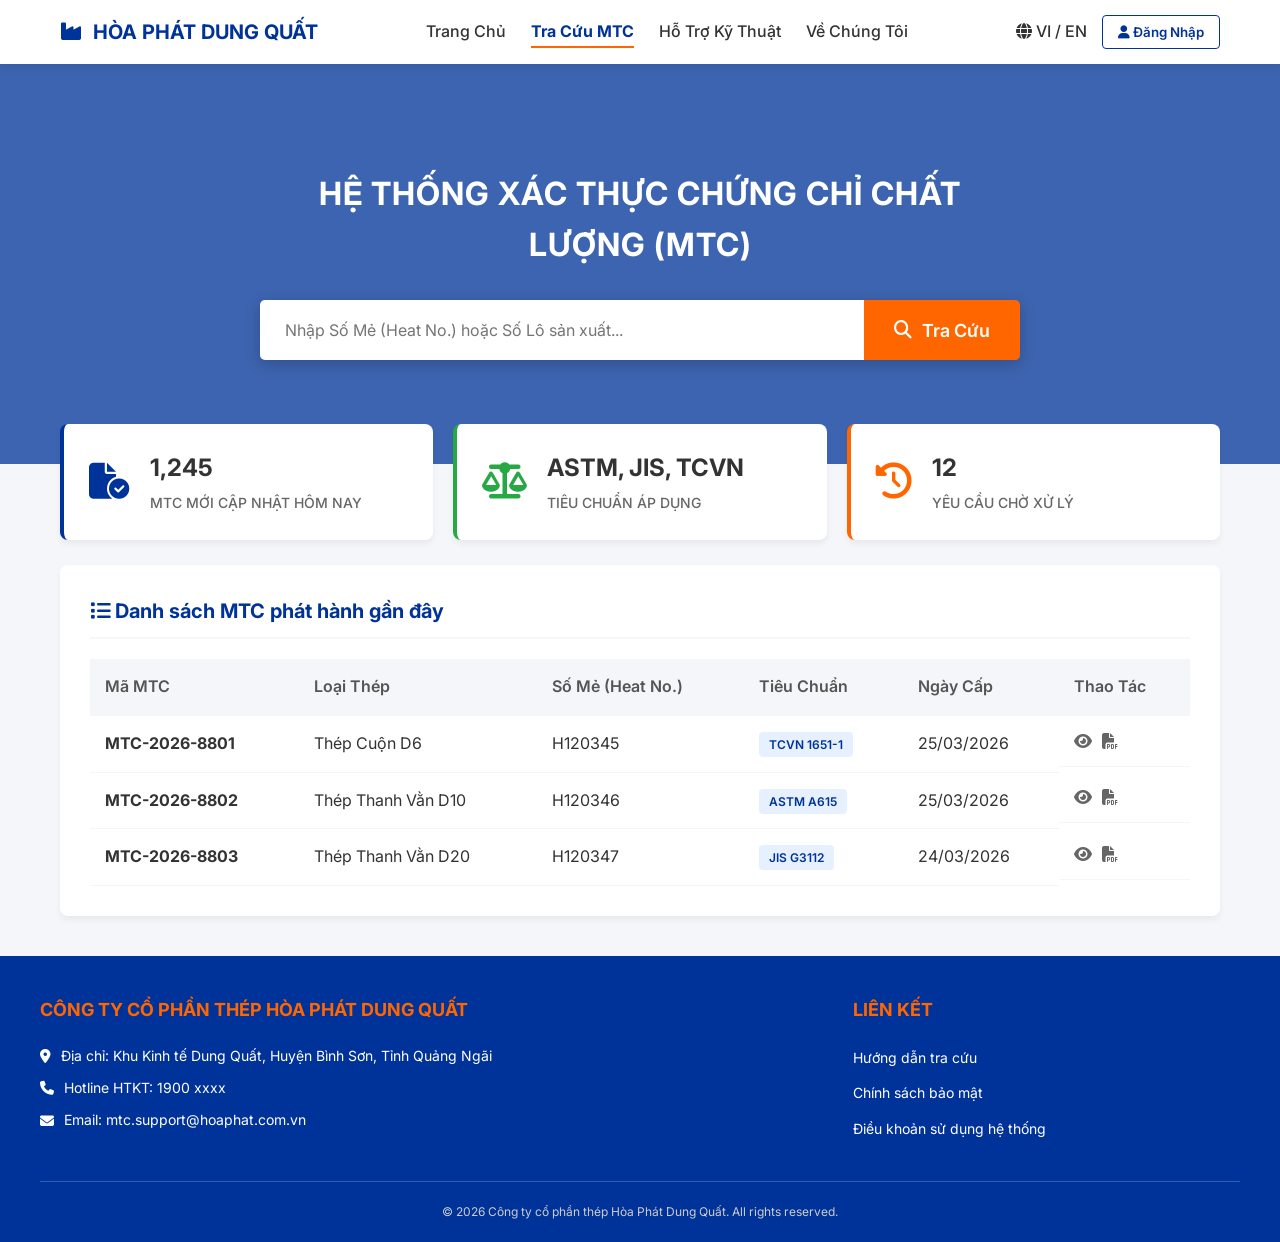
<file: templates/mtc.html>
<!DOCTYPE html>
<html lang="vi">
<head>
    <meta charset="UTF-8">
    <meta name="viewport" content="width=device-width, initial-scale=1.0">
    <title>Hệ thống Xác thực MTC - Thép Hòa Phát Dung Quất</title>
    <link href="https://fonts.googleapis.com/css2?family=Inter:wght@400;500;600;700&display=swap" rel="stylesheet">
    <link rel="stylesheet" href="https://cdnjs.cloudflare.com/ajax/libs/font-awesome/6.4.0/css/all.min.css">
    
    <style>
        /* CSS Variables cho màu sắc thương hiệu */
        :root {
            --primary-blue: #003399; /* Xanh dương đậm Hòa Phát */
            --accent-orange: #FF6600; /* Cam nổi bật */
            --bg-light: #F4F6F9; /* Xám nhạt nền */
            --text-dark: #333333;
            --white: #FFFFFF;
        }

        * {
            margin: 0;
            padding: 0;
            box-sizing: border-box;
            font-family: 'Inter', sans-serif;
        }

        body {
            background-color: var(--bg-light);
            color: var(--text-dark);
            line-height: 1.6;
        }

        /* --- A. HEADER --- */
        header {
            background-color: var(--white);
            box-shadow: 0 2px 10px rgba(0,0,0,0.1);
            position: sticky;
            top: 0;
            z-index: 100;
        }

        .header-container {
            max-width: 1200px;
            margin: 0 auto;
            padding: 15px 20px;
            display: flex;
            justify-content: space-between;
            align-items: center;
        }

        .logo {
            font-size: 20px;
            font-weight: 700;
            color: var(--primary-blue);
            text-decoration: none;
            display: flex;
            align-items: center;
            gap: 10px;
        }

        .nav-links {
            display: flex;
            gap: 25px;
            list-style: none;
        }

        .nav-links a {
            text-decoration: none;
            color: var(--text-dark);
            font-weight: 500;
            transition: color 0.3s ease;
        }

        .nav-links a:hover, .nav-links a.active {
            color: var(--primary-blue);
        }

        .nav-links a.active {
            font-weight: 700;
            border-bottom: 2px solid var(--accent-orange);
            padding-bottom: 5px;
        }

        .user-area {
            display: flex;
            gap: 15px;
            align-items: center;
        }

        .btn-login {
            background-color: transparent;
            color: var(--primary-blue);
            border: 1px solid var(--primary-blue);
            padding: 8px 15px;
            border-radius: 4px;
            cursor: pointer;
            font-weight: 600;
            transition: all 0.3s;
        }

        .btn-login:hover {
            background-color: var(--primary-blue);
            color: var(--white);
        }

        .lang-switch {
            color: var(--text-dark);
            cursor: pointer;
            font-weight: 500;
        }

        /* --- B. HERO SECTION --- */
        .hero {
            position: relative;
            height: 400px;
            display: flex;
            align-items: center;
            justify-content: center;
            text-align: center;
            background-image: url('https://images.unsplash.com/photo-1518709268805-4e9042af9f23?q=80&w=2000&auto=format&fit=crop'); /* Ảnh minh họa công nghiệp luyện kim */
            background-size: cover;
            background-position: center;
        }

        .hero-overlay {
            position: absolute;
            top: 0;
            left: 0;
            width: 100%;
            height: 100%;
            background-color: rgba(0, 51, 153, 0.75); /* Lớp phủ xanh dương mờ */
            z-index: 1;
        }

        .hero-content {
            position: relative;
            z-index: 2;
            width: 100%;
            max-width: 800px;
            padding: 0 20px;
        }

        .hero h1 {
            color: var(--white);
            font-size: 32px;
            font-weight: 700;
            margin-bottom: 30px;
            text-transform: uppercase;
            letter-spacing: 1px;
        }

        .search-bar {
            display: flex;
            width: 100%;
            box-shadow: 0 4px 15px rgba(0,0,0,0.2);
            border-radius: 5px;
            overflow: hidden;
        }

        .search-bar input {
            flex: 1;
            padding: 20px 25px;
            font-size: 16px;
            border: none;
            outline: none;
        }

        .search-bar button {
            background-color: var(--accent-orange);
            color: var(--white);
            border: none;
            padding: 0 30px;
            font-size: 18px;
            font-weight: 600;
            cursor: pointer;
            transition: background 0.3s;
            display: flex;
            align-items: center;
            gap: 10px;
        }

        .search-bar button:hover {
            background-color: #E65C00;
        }

        /* --- C. DASHBOARD CARDS --- */
        .container {
            max-width: 1200px;
            margin: -40px auto 40px; /* Kéo lên đè một chút vào Hero section */
            position: relative;
            z-index: 3;
            padding: 0 20px;
        }

        .dashboard-cards {
            display: grid;
            grid-template-columns: repeat(3, 1fr);
            gap: 20px;
        }

        .card {
            background-color: var(--white);
            padding: 25px;
            border-radius: 8px;
            box-shadow: 0 4px 6px rgba(0,0,0,0.05);
            display: flex;
            align-items: center;
            gap: 20px;
            border-left: 4px solid var(--primary-blue);
        }

        .card:nth-child(2) { border-left-color: #28a745; }
        .card:nth-child(3) { border-left-color: var(--accent-orange); }

        .card-icon {
            font-size: 36px;
            color: var(--primary-blue);
        }

        .card-info h3 {
            font-size: 24px;
            margin-bottom: 5px;
            color: var(--text-dark);
        }

        .card-info p {
            color: #666;
            font-size: 14px;
            font-weight: 500;
            text-transform: uppercase;
        }

        /* --- D. BẢNG MTC GẦN ĐÂY --- */
        .recent-section {
            background-color: var(--white);
            padding: 30px;
            border-radius: 8px;
            box-shadow: 0 4px 6px rgba(0,0,0,0.05);
            margin-bottom: 40px;
        }

        .section-title {
            font-size: 20px;
            color: var(--primary-blue);
            margin-bottom: 20px;
            padding-bottom: 10px;
            border-bottom: 2px solid var(--bg-light);
        }

        table {
            width: 100%;
            border-collapse: collapse;
            text-align: left;
        }

        th, td {
            padding: 15px;
            border-bottom: 1px solid var(--bg-light);
        }

        th {
            background-color: var(--bg-light);
            color: #555;
            font-weight: 600;
        }

        tr:hover {
            background-color: #f9fbff;
        }

        .badge {
            background-color: #e6f0ff;
            color: var(--primary-blue);
            padding: 5px 10px;
            border-radius: 4px;
            font-size: 12px;
            font-weight: 600;
        }

        .action-btns {
            display: flex;
            gap: 10px;
        }

        .btn-icon {
            background: none;
            border: none;
            cursor: pointer;
            font-size: 16px;
            color: #666;
            transition: color 0.2s;
        }

        .btn-icon:hover {
            color: var(--accent-orange);
        }

        /* --- E. FOOTER --- */
        footer {
            background-color: var(--primary-blue);
            color: var(--white);
            padding: 40px 20px 20px;
        }

        .footer-container {
            max-width: 1200px;
            margin: 0 auto;
            display: grid;
            grid-template-columns: 2fr 1fr;
            gap: 40px;
            border-bottom: 1px solid rgba(255,255,255,0.2);
            padding-bottom: 30px;
            margin-bottom: 20px;
        }

        .footer-col h4 {
            margin-bottom: 20px;
            font-size: 18px;
            color: var(--accent-orange);
        }

        .footer-col p {
            margin-bottom: 10px;
            font-size: 14px;
            display: flex;
            align-items: center;
            gap: 10px;
        }

        .footer-links {
            list-style: none;
        }

        .footer-links li {
            margin-bottom: 10px;
        }

        .footer-links a {
            color: var(--white);
            text-decoration: none;
            font-size: 14px;
            transition: color 0.3s;
        }

        .footer-links a:hover {
            color: var(--accent-orange);
        }

        .copyright {
            text-align: center;
            font-size: 12px;
            color: #ccc;
        }
    </style>
</head>
<body>

    <header>
        <div class="header-container">
            <a href="#" class="logo">
                <i class="fa-solid fa-industry"></i> HÒA PHÁT DUNG QUẤT
            </a>
            <nav>
                <ul class="nav-links">
                    <li><a href="#">Trang Chủ</a></li>
                    <li><a href="#" class="active">Tra Cứu MTC</a></li>
                    <li><a href="#">Hỗ Trợ Kỹ Thuật</a></li>
                    <li><a href="#">Về Chúng Tôi</a></li>
                </ul>
            </nav>
            <div class="user-area">
                <div class="lang-switch"><i class="fa-solid fa-globe"></i> VI / EN</div>
                <button class="btn-login"><i class="fa-solid fa-user"></i> Đăng Nhập</button>
            </div>
        </div>
    </header>

    <section class="hero">
        <div class="hero-overlay"></div>
        <div class="hero-content">
            <h1>Hệ thống xác thực chứng chỉ chất lượng (MTC)</h1>
            <form class="search-bar" action="#" method="GET">
                <input type="text" placeholder="Nhập Số Mẻ (Heat No.) hoặc Số Lô sản xuất..." required>
                <button type="submit"><i class="fa-solid fa-magnifying-glass"></i> Tra Cứu</button>
            </form>
        </div>
    </section>

    <div class="container">
        <div class="dashboard-cards">
            <div class="card">
                <div class="card-icon"><i class="fa-solid fa-file-circle-check"></i></div>
                <div class="card-info">
                    <h3>1,245</h3>
                    <p>MTC Mới Cập Nhật Hôm Nay</p>
                </div>
            </div>
            <div class="card">
                <div class="card-icon" style="color: #28a745;"><i class="fa-solid fa-scale-balanced"></i></div>
                <div class="card-info">
                    <h3>ASTM, JIS, TCVN</h3>
                    <p>Tiêu Chuẩn Áp Dụng</p>
                </div>
            </div>
            <div class="card">
                <div class="card-icon" style="color: var(--accent-orange);"><i class="fa-solid fa-clock-rotate-left"></i></div>
                <div class="card-info">
                    <h3>12</h3>
                    <p>Yêu Cầu Chờ Xử Lý</p>
                </div>
            </div>
        </div>

        <br>

        <div class="recent-section">
            <h2 class="section-title"><i class="fa-solid fa-list"></i> Danh sách MTC phát hành gần đây</h2>
            <table>
                <thead>
                    <tr>
                        <th>Mã MTC</th>
                        <th>Loại Thép</th>
                        <th>Số Mẻ (Heat No.)</th>
                        <th>Tiêu Chuẩn</th>
                        <th>Ngày Cấp</th>
                        <th>Thao Tác</th>
                    </tr>
                </thead>
                <tbody>
                    <tr>
                        <td><strong>MTC-2026-8801</strong></td>
                        <td>Thép Cuộn D6</td>
                        <td>H120345</td>
                        <td><span class="badge">TCVN 1651-1</span></td>
                        <td>25/03/2026</td>
                        <td class="action-btns">
                            <button class="btn-icon" title="Xem chi tiết"><i class="fa-solid fa-eye"></i></button>
                            <button class="btn-icon" title="Tải PDF"><i class="fa-solid fa-file-pdf"></i></button>
                        </td>
                    </tr>
                    <tr>
                        <td><strong>MTC-2026-8802</strong></td>
                        <td>Thép Thanh Vằn D10</td>
                        <td>H120346</td>
                        <td><span class="badge">ASTM A615</span></td>
                        <td>25/03/2026</td>
                        <td class="action-btns">
                            <button class="btn-icon" title="Xem chi tiết"><i class="fa-solid fa-eye"></i></button>
                            <button class="btn-icon" title="Tải PDF"><i class="fa-solid fa-file-pdf"></i></button>
                        </td>
                    </tr>
                    <tr>
                        <td><strong>MTC-2026-8803</strong></td>
                        <td>Thép Thanh Vằn D20</td>
                        <td>H120347</td>
                        <td><span class="badge">JIS G3112</span></td>
                        <td>24/03/2026</td>
                        <td class="action-btns">
                            <button class="btn-icon" title="Xem chi tiết"><i class="fa-solid fa-eye"></i></button>
                            <button class="btn-icon" title="Tải PDF"><i class="fa-solid fa-file-pdf"></i></button>
                        </td>
                    </tr>
                </tbody>
            </table>
        </div>
    </div>

    <footer>
        <div class="footer-container">
            <div class="footer-col">
                <h4>CÔNG TY CỔ PHẦN THÉP HÒA PHÁT DUNG QUẤT</h4>
                <p><i class="fa-solid fa-location-dot"></i> Địa chỉ: Khu Kinh tế Dung Quất, Huyện Bình Sơn, Tỉnh Quảng Ngãi</p>
                <p><i class="fa-solid fa-phone"></i> Hotline HTKT: 1900 xxxx</p>
                <p><i class="fa-solid fa-envelope"></i> Email: mtc.support@hoaphat.com.vn</p>
            </div>
            <div class="footer-col">
                <h4>LIÊN KẾT</h4>
                <ul class="footer-links">
                    <li><a href="#">Hướng dẫn tra cứu</a></li>
                    <li><a href="#">Chính sách bảo mật</a></li>
                    <li><a href="#">Điều khoản sử dụng hệ thống</a></li>
                </ul>
            </div>
        </div>
        <div class="copyright">
            &copy; 2026 Công ty cổ phần thép Hòa Phát Dung Quất. All rights reserved.
        </div>
    </footer>

</body>
</html>
</file>
